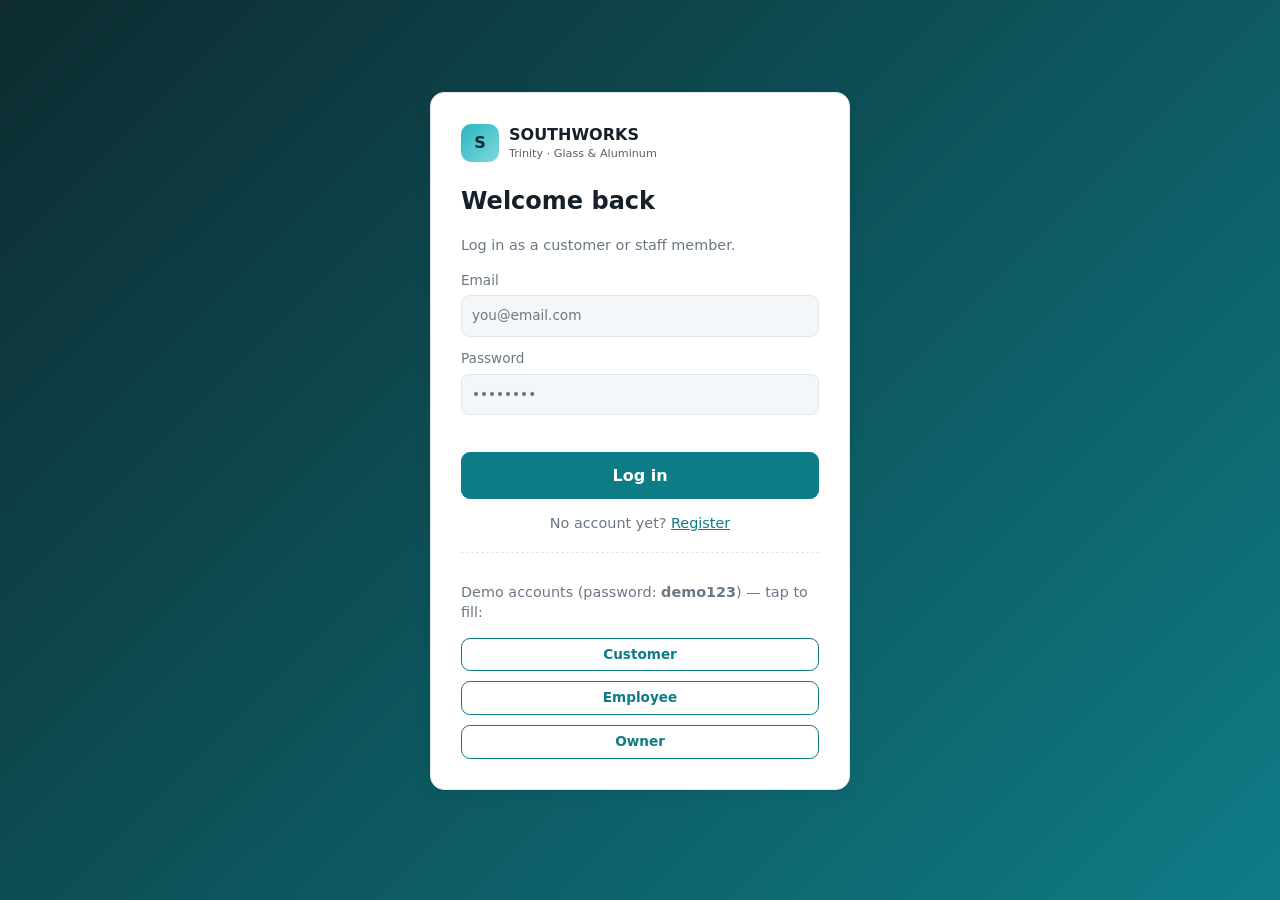
<file: index.html>
<!doctype html>
<html lang="en">
  <head>
    <meta charset="utf-8" />
    <meta name="viewport" content="width=device-width, initial-scale=1" />
    <title>Login · Southworks (Trinity)</title>
    <link rel="stylesheet" href="css/app.css" />
  </head>
  <body class="auth">
    <form class="card auth-card" id="f" novalidate>
      <div class="brand">
        <span class="logo">S</span>
        <div>
          <b>SOUTHWORKS</b><small>Trinity · Glass &amp; Aluminum</small>
        </div>
      </div>
      <h2>Welcome back</h2>
      <p class="muted">Log in as a customer or staff member.</p>
      <label
        >Email<input
          type="email"
          id="email"
          placeholder="you@email.com"
          autocomplete="username"
          required
      /></label>
      <label
        >Password<input
          type="password"
          id="pw"
          placeholder="••••••••"
          autocomplete="current-password"
          required
      /></label>
      <p class="err" id="err" role="alert"></p>
      <button class="btn" type="submit">Log in</button>
      <p class="muted c">
        No account yet? <a href="register.html">Register</a>
      </p>
      <div class="demo">
        <p class="muted">
          Demo accounts (password: <b>demo123</b>) — tap to fill:
        </p>
        <div class="actions">
          <button type="button" class="btn ghost sm" data-e="juan@email.com">
            Customer
          </button>
          <button
            type="button"
            class="btn ghost sm"
            data-e="employee@southworks.ph"
          >
            Employee
          </button>
          <button
            type="button"
            class="btn ghost sm"
            data-e="owner@southworks.ph"
          >
            Owner
          </button>
        </div>
      </div>
    </form>
    <script src="js/app.js"></script>
    <script>
      (function () {
        const $ = SW.$,
          u = SW.user();
        if (u) {
          location.replace(SW.home(u.role));
          return;
        }
        document.querySelectorAll("[data-e]").forEach(
          (b) =>
            (b.onclick = () => {
              $("email").value = b.dataset.e;
              $("pw").value = "demo123";
              $("err").textContent = "";
            }),
        );
        $("f").onsubmit = (e) => {
          e.preventDefault();
          const m = SW.login($("email").value, $("pw").value);
          if (!m) {
            $("err").textContent = "Incorrect email or password.";
            return;
          }
          SW.setSession(m.id);
          location.href = SW.home(m.role);
        };
      })();
    </script>
  </body>
</html>
</file>
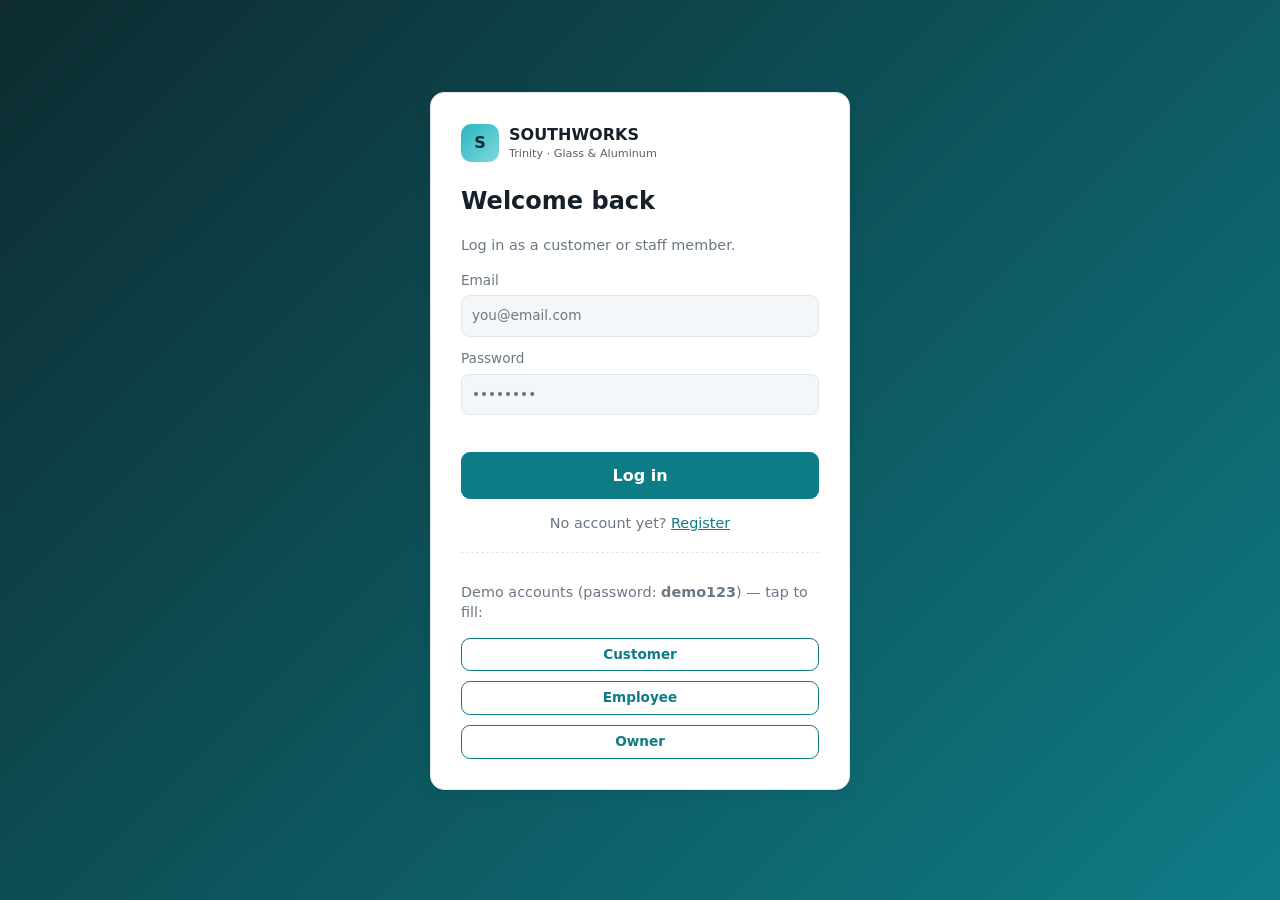
<file: employee.html>
<!doctype html>
<html lang="en">
  <head>
    <meta charset="utf-8" />
    <meta name="viewport" content="width=device-width, initial-scale=1" />
    <title>Employee Panel · Southworks (Trinity)</title>
    <link rel="stylesheet" href="css/app.css" />
  </head>
  <body>
    <main>
      <header class="top">
        <h1>Employee Panel</h1>
        <span class="chip" id="who"></span>
      </header>
      <section class="card">
        <h3>Measurements to verify</h3>
        <p class="muted">
          Enter the verified on-site measurements. The system then computes the
          quotation.
        </p>
        <div id="meas"></div>
      </section>
      <section class="card">
        <h3>Projects</h3>
        <div id="proj"></div>
      </section>
    </main>
    <script src="js/app.js"></script>
    <script>
      (function () {
        const u = SW.need("employee", "owner"),
          $ = SW.$;
        function render() {
          const db = SW.db(),
            qs = db.quotations.filter(
              (q) => q.status === "Pending measurement",
            );
          $("meas").innerHTML = qs.length
            ? `<div class="tw"><table><thead><tr><th>ID</th><th>Customer</th><th>Design</th><th>Width</th><th>Height</th><th>Notes</th><th></th></tr></thead><tbody>
      ${qs
        .map(
          (
            q,
          ) => `<tr data-id="${q.id}"><td>${q.id}</td><td>${SW.esc(SW.userName(q.userId))}</td><td>${SW.esc(SW.PRODUCTS[q.spec.product].name)}</td>
      <td><input class="w" type="number" value="${q.spec.width}" style="width:84px"></td><td><input class="h" type="number" value="${q.spec.height}" style="width:84px"></td>
      <td><input class="n" placeholder="Optional"></td><td><button class="btn sm" data-a="v">Save specification</button></td></tr>`,
        )
        .join("")}</tbody></table></div>`
            : '<p class="muted">Nothing waiting for measurement.</p>';
          const ps = db.projects.slice().reverse();
          $("proj").innerHTML = ps.length
            ? `<div class="tw"><table><thead><tr><th>ID</th><th>Customer</th><th>Product</th><th>Deadline</th><th>Stage</th><th>Progress</th><th>Remarks</th><th></th></tr></thead><tbody>
      ${ps
        .map((p) => {
          const q = db.quotations.find((x) => x.id === p.quotationId),
            done = p.status === "Completed";
          return `<tr data-id="${p.id}"><td>${p.id}</td><td>${SW.esc(SW.userName(p.userId))}</td><td>${SW.esc(SW.PRODUCTS[q.spec.product].name)}</td><td>${SW.fdate(p.deadline)}</td>
      <td>${done ? '<span class="chip ok">Completed</span>' : `<select class="s">${SW.STAGES.map((s) => `<option${s[0] === p.stage ? " selected" : ""}>${s[0]}</option>`).join("")}</select>`}</td>
      <td>${done ? "100%" : `<input class="p" type="range" min="0" max="99" value="${p.progress}" style="width:110px"> <small class="pv">${p.progress}%</small>`}</td>
      <td>${done ? "" : '<input class="m" placeholder="What was done?">'}</td><td>${done ? "" : '<button class="btn sm" data-a="u">Update</button>'}</td></tr>`;
        })
        .join("")}</tbody></table></div>`
            : '<p class="muted">No projects yet.</p>';
        }
        document.addEventListener("input", (e) => {
          if (e.target.classList.contains("p"))
            e.target.parentNode.querySelector(".pv").textContent =
              e.target.value + "%";
        });
        document.addEventListener("click", (e) => {
          const b = e.target.closest("button[data-a]");
          if (!b) return;
          const tr = b.closest("tr"),
            id = tr.dataset.id,
            q = (s) => tr.querySelector(s);
          try {
            if (b.dataset.a === "v") {
              SW.verify(
                id,
                +q(".w").value,
                +q(".h").value,
                q(".n").value,
                u.name,
              );
              SW.toast("Specification saved. Quotation generated.");
            } else {
              SW.updateProject(
                id,
                q(".s").value,
                +q(".p").value,
                q(".m").value,
                u.name,
              );
              SW.toast("Project updated.");
            }
            render();
          } catch (x) {
            SW.toast(x.message, true);
          }
        });
        render();
      })();
    </script>
  </body>
</html>
</file>
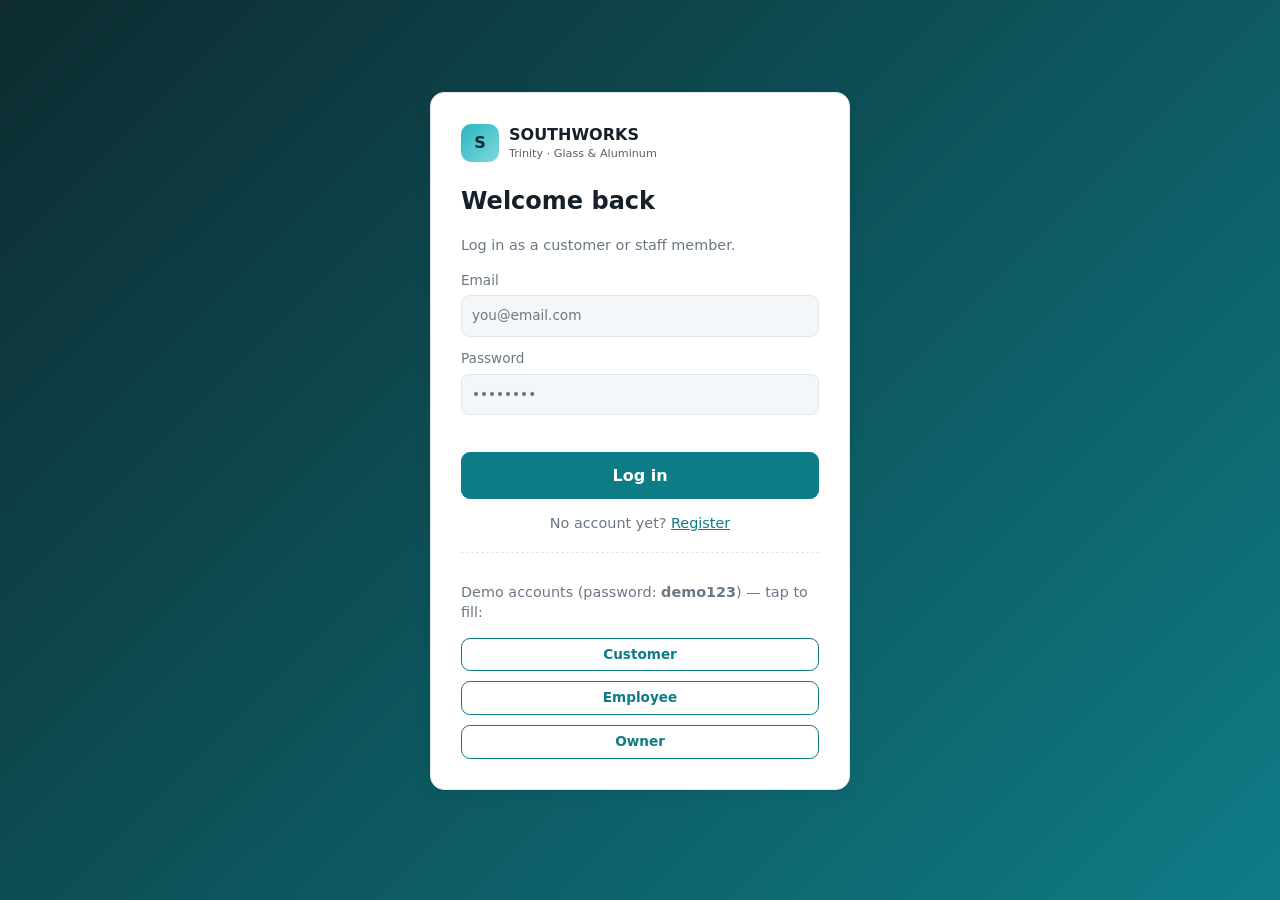
<file: owner.html>
<!doctype html>
<html lang="en">
  <head>
    <meta charset="utf-8" />
    <meta name="viewport" content="width=device-width, initial-scale=1" />
    <title>Owner Panel · Southworks (Trinity)</title>
    <link rel="stylesheet" href="css/app.css" />
  </head>
  <body>
    <main>
      <header class="top">
        <h1>Owner Panel</h1>
        <span class="chip" id="who"></span>
      </header>
      <div class="stats" id="stats"></div>
      <section class="card">
        <h3>Quotations</h3>
        <div id="qs"></div>
      </section>
      <div class="split">
        <section class="card">
          <h3>Material prices &amp; labor</h3>
          <div id="rates"></div>
        </section>
        <section class="card">
          <h3>User accounts</h3>
          <div id="users"></div>
        </section>
      </div>
      <p class="muted mt">
        <button class="btn ghost sm" id="reset">Reset demo data</button>
      </p>
    </main>
    <script src="js/app.js"></script>
    <script>
      (function () {
        const u = SW.need("owner"),
          $ = SW.$;
        const R = [
          ["aluminum", "Aluminum / m"],
          ["glass.clear", "Glass clear / m²"],
          ["glass.tinted", "Glass tinted / m²"],
          ["glass.frosted", "Glass frosted / m²"],
          ["accessories.window", "Accessories · window"],
          ["accessories.door", "Accessories · door"],
          ["accessories.fixed", "Accessories · fixed"],
          ["labor.window", "Labor · window"],
          ["labor.door", "Labor · door"],
          ["labor.fixed", "Labor · fixed"],
        ];
        const get = (o, k) => k.split(".").reduce((a, c) => a[c], o);
        function render() {
          const db = SW.db(),
            open = db.quotations.filter((q) => q.status !== "Approved").length,
            ong = db.projects.filter((p) => p.status === "Ongoing").length,
            done = db.projects.filter((p) => p.status === "Completed").length,
            sched = db.quotations.filter(
              (q) => q.status === "Approved" && !q.projectId,
            ).length;
          $("stats").innerHTML = [
            ["Open quotations", open],
            ["To schedule", sched],
            ["Ongoing projects", ong],
            ["Completed", done],
          ]
            .map(
              ([l, n]) =>
                `<div class="card"><small>${l}</small><b>${n}</b></div>`,
            )
            .join("");
          $("qs").innerHTML =
            `<div class="tw"><table><thead><tr><th>ID</th><th>Customer</th><th>Design</th><th class="r">Total</th><th>Status</th><th>Action</th></tr></thead><tbody>
      ${db.quotations
        .slice()
        .reverse()
        .map((q) => {
          let a = "—";
          if (["Awaiting approval", "Reduction requested"].includes(q.status))
            a = `<div class="inline"><input class="d" type="number" min="0" placeholder="Reduction ₱" value="${q.discount || ""}" style="max-width:120px"><button class="btn sm" data-a="adj">Adjust price</button></div>`;
          else if (q.status === "Approved" && !q.projectId)
            a = `<div class="inline"><input class="dl" type="date" min="${SW.today()}"><button class="btn sm" data-a="proj">Set deadline</button></div>`;
          else if (q.projectId)
            a = `<small class="muted">Project ${q.projectId}</small>`;
          else a = '<small class="muted">Awaiting measurement</small>';
          return `<tr data-id="${q.id}"><td>${q.id}</td><td>${SW.esc(SW.userName(q.userId))}</td><td>${SW.esc(SW.PRODUCTS[q.spec.product].name)} · ${q.spec.width}×${q.spec.height}</td><td class="r">${SW.peso(q.total)}</td><td>${SW.chip(q.status)}</td><td>${a}</td></tr>`;
        })
        .join("")}</tbody></table></div>`;
          $("rates").innerHTML =
            `<div class="row" style="flex-wrap:wrap">${R.map(([k, l]) => `<label style="flex:1 1 140px">${l}<input data-k="${k}" type="number" min="0" value="${get(db.rates, k)}"></label>`).join("")}</div><button class="btn" id="sr">Save rates</button>`;
          $("users").innerHTML = `<div class="tw"><table><tbody>${db.users
            .map(
              (x) =>
                `<tr><td>${SW.esc(x.name)}<br><small class="muted">${SW.esc(x.email)}</small></td><td><select data-u="${x.id}" ${x.id === u.id ? "disabled" : ""} style="margin:0">${Object.entries(
                  SW.ROLES,
                )
                  .map(
                    ([k, v]) =>
                      `<option value="${k}"${k === x.role ? " selected" : ""}>${v}</option>`,
                  )
                  .join("")}</select></td></tr>`,
            )
            .join("")}</tbody></table></div>`;
        }
        document.addEventListener("click", (e) => {
          const b = e.target.closest("button");
          if (!b) return;
          try {
            if (b.id === "sr") {
              const db = SW.db(),
                r = JSON.parse(JSON.stringify(db.rates));
              document.querySelectorAll("[data-k]").forEach((i) => {
                const v = +i.value;
                if (!(v >= 0)) throw new Error("Rates must be zero or more.");
                const p = i.dataset.k.split(".");
                let o = r;
                while (p.length > 1) o = o[p.shift()];
                o[p[0]] = v;
              });
              SW.setRates(r);
              SW.toast("Rates saved. New quotations use these prices.");
              render();
              return;
            }
            if (b.id === "reset") {
              if (confirm("Reset all demo data?")) {
                SW.reset();
                SW.toast("Demo data reset.");
                render();
              }
              return;
            }
            const tr = b.closest("tr");
            if (!tr) return;
            const id = tr.dataset.id;
            if (b.dataset.a === "adj") {
              SW.adjust(id, +tr.querySelector(".d").value || 0, u.name);
              SW.toast("Price adjusted.");
            }
            if (b.dataset.a === "proj") {
              SW.createProject(id, tr.querySelector(".dl").value, u.name);
              SW.toast("Project record created.");
            }
            render();
          } catch (x) {
            SW.toast(x.message, true);
          }
        });
        document.addEventListener("change", (e) => {
          const s = e.target.closest("[data-u]");
          if (s) {
            SW.setRole(s.dataset.u, s.value);
            SW.toast("Role updated.");
          }
        });
        render();
      })();
    </script>
  </body>
</html>
</file>
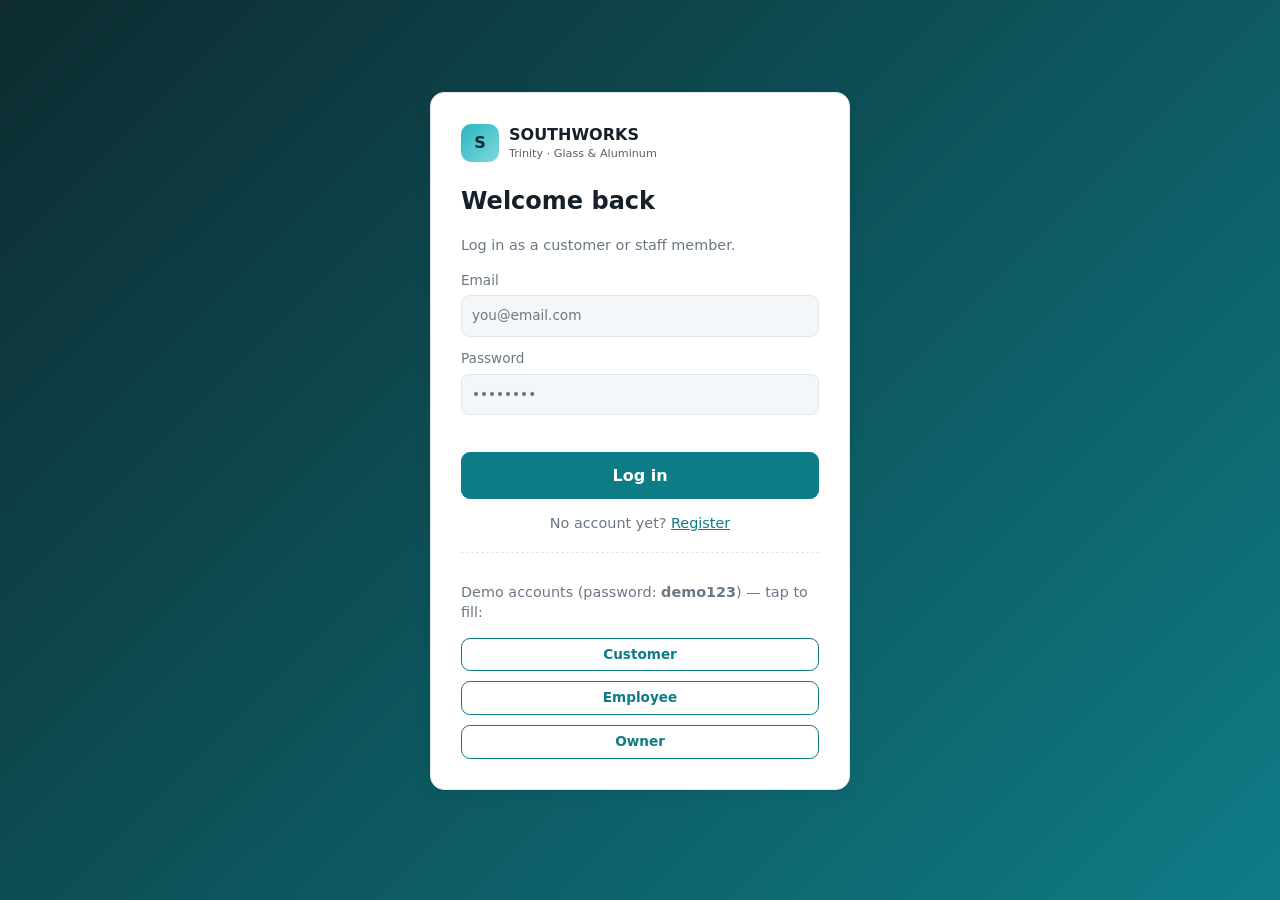
<file: quotation.html>
<!doctype html>
<html lang="en">
  <head>
    <meta charset="utf-8" />
    <meta name="viewport" content="width=device-width, initial-scale=1" />
    <title>My Quotations · Southworks (Trinity)</title>
    <link rel="stylesheet" href="css/app.css" />
  </head>
  <body>
    <main>
      <header class="top">
        <h1>My Quotations</h1>
        <span class="chip" id="who"></span>
      </header>
      <div id="list"></div>
    </main>
    <script src="js/app.js"></script>
    <script>
      (function () {
        const u = SW.need("customer"),
          $ = SW.$;
        function render() {
          const db = SW.db(),
            qs = db.quotations.filter((q) => q.userId === u.id).reverse();
          if (!qs.length) {
            $("list").innerHTML =
              '<section class="card empty"><h3>No quotations yet</h3><p>Design a product in 3D, then request a quotation.</p><a class="btn" href="customize.html">Open 3D Customizer</a></section>';
            return;
          }
          $("list").innerHTML = qs
            .map((q) => {
              const pre = !q.verified,
                can = q.status === "Awaiting approval";
              const proj = q.projectId
                ? db.projects.find((p) => p.id === q.projectId)
                : null;
              let act = "";
              if (can)
                act += `<button class="btn" data-a="ok" data-id="${q.id}">Approve quotation</button><button class="btn ghost" data-a="red" data-id="${q.id}">Request price reduction</button>`;
              if (q.status !== "Approved")
                act += `<a class="btn ghost" href="customize.html?edit=${q.id}">Change design</a>`;
              if (q.status === "Approved")
                act += proj
                  ? `<a class="btn" href="status.html">Track project</a>`
                  : '<span class="muted">Waiting for the owner to set the deadline.</span>';
              const note =
                {
                  "Pending measurement":
                    "Our employee will verify the measurements first. The amounts below are a preliminary estimate.",
                  "Reduction requested":
                    "Your price reduction request was sent to the owner.",
                }[q.status] || "";
              return `<section class="card" id="${q.id}">
        <div class="between"><div><h3>Quotation #${q.id}</h3><p class="muted">${SW.esc(SW.specText(q.spec))}</p></div>${SW.chip(q.status)}</div>
        ${note ? `<p class="muted">${note}</p>` : ""}
        ${pre ? "" : ""}${SW.breakdown(q)}
        <div class="actions">${act}</div>
        <h4>History</h4><ul class="tl">${q.log
          .slice()
          .reverse()
          .map(
            (l) =>
              `<li>${SW.esc(l.text)}<small>${SW.fdate(l.d)}${l.by ? " · " + SW.esc(l.by) : ""}</small></li>`,
          )
          .join("")}</ul>
      </section>`;
            })
            .join("");
        }
        $("list").addEventListener("click", (e) => {
          const b = e.target.closest("button[data-a]");
          if (!b) return;
          try {
            if (b.dataset.a === "ok") {
              SW.approve(b.dataset.id, u.name);
              SW.toast("Quotation approved. The owner will set your deadline.");
            } else {
              SW.requestReduction(b.dataset.id, u.name);
              SW.toast("Price reduction request sent to the owner.");
            }
            render();
          } catch (x) {
            SW.toast(x.message, true);
          }
        });
        render();
        if (location.hash) {
          const t = document.getElementById(location.hash.slice(1));
          if (t) t.scrollIntoView();
        }
      })();
    </script>
  </body>
</html>
</file>
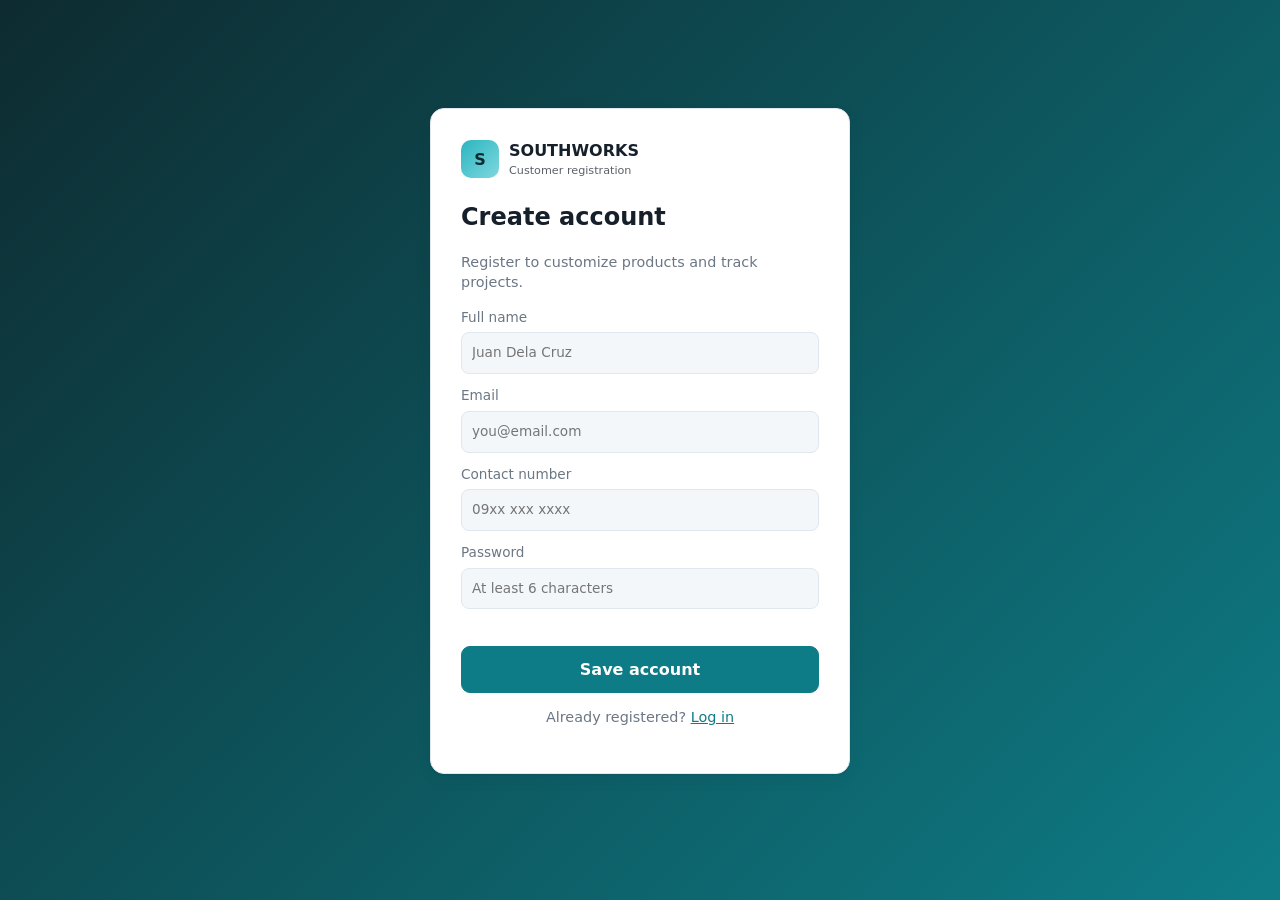
<file: register.html>
<!doctype html>
<html lang="en">
  <head>
    <meta charset="utf-8" />
    <meta name="viewport" content="width=device-width, initial-scale=1" />
    <title>Register · Southworks (Trinity)</title>
    <link rel="stylesheet" href="css/app.css" />
  </head>
  <body class="auth">
    <form class="card auth-card" id="f" novalidate>
      <div class="brand">
        <span class="logo">S</span>
        <div><b>SOUTHWORKS</b><small>Customer registration</small></div>
      </div>
      <h2>Create account</h2>
      <p class="muted">Register to customize products and track projects.</p>
      <label
        >Full name<input
          id="name"
          placeholder="Juan Dela Cruz"
          autocomplete="name"
          required
      /></label>
      <label
        >Email<input
          type="email"
          id="email"
          placeholder="you@email.com"
          autocomplete="email"
          required
      /></label>
      <label
        >Contact number<input
          id="phone"
          inputmode="tel"
          placeholder="09xx xxx xxxx"
          autocomplete="tel"
          required
      /></label>
      <label
        >Password<input
          type="password"
          id="pw"
          placeholder="At least 6 characters"
          autocomplete="new-password"
          required
      /></label>
      <p class="err" id="err" role="alert"></p>
      <button class="btn" type="submit">Save account</button>
      <p class="muted c">Already registered? <a href="index.html">Log in</a></p>
    </form>
    <script src="js/app.js"></script>
    <script>
      (function () {
        const $ = SW.$;
        $("f").onsubmit = (e) => {
          e.preventDefault();
          const name = $("name").value.trim(),
            email = $("email").value.trim(),
            phone = $("phone").value.trim(),
            pw = $("pw").value;
          let m = "";
          if (name.length < 2) m = "Please enter your full name.";
          else if (!/^[^@\s]+@[^@\s]+\.[^@\s]+$/.test(email))
            m = "Please enter a valid email address.";
          else if (!/^[0-9+()\-\s]{7,}$/.test(phone))
            m = "Please enter a valid contact number.";
          else if (pw.length < 6) m = "Password must be at least 6 characters.";
          if (m) {
            $("err").textContent = m;
            return;
          }
          try {
            const u = SW.addUser({
              name,
              email,
              phone,
              password: pw,
              role: "customer",
            });
            SW.setSession(u.id);
            location.href = "customize.html";
          } catch (x) {
            $("err").textContent = x.message;
          }
        };
      })();
    </script>
  </body>
</html>
</file>
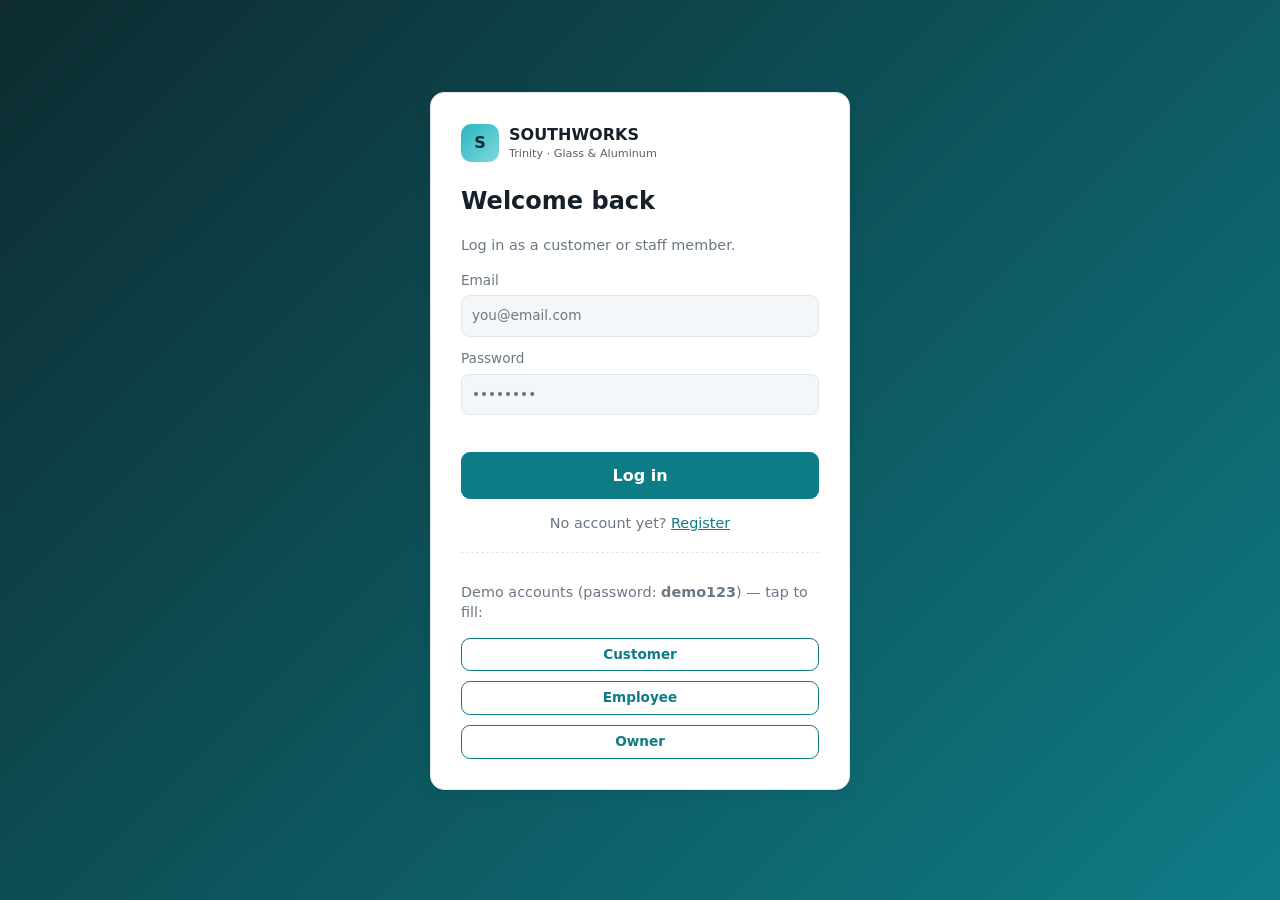
<file: status.html>
<!doctype html>
<html lang="en">
  <head>
    <meta charset="utf-8" />
    <meta name="viewport" content="width=device-width, initial-scale=1" />
    <title>Project Status · Southworks (Trinity)</title>
    <link rel="stylesheet" href="css/app.css" />
  </head>
  <body>
    <main>
      <header class="top">
        <h1>Project Status</h1>
        <span class="chip" id="who"></span>
      </header>
      <div id="list"></div>
    </main>
    <script src="js/app.js"></script>
    <script>
      (function () {
        const u = SW.need("customer"),
          $ = SW.$,
          db = SW.db();
        const ps = db.projects.filter((p) => p.userId === u.id).reverse();
        const waiting = db.quotations.filter(
          (q) => q.userId === u.id && q.status === "Approved" && !q.projectId,
        );
        let h = "";
        ps.forEach((p) => {
          const q = db.quotations.find((x) => x.id === p.quotationId),
            idx = SW.STAGES.findIndex((s) => s[0] === p.stage),
            done = p.status === "Completed";
          const steps = ["Quotation approved", ...SW.STAGES.map((s) => s[0])];
          h += `<section class="card"><div class="between"><div><h3>Project ${p.id} · ${SW.esc(SW.PRODUCTS[q.spec.product].name)}</h3>
      <p class="muted">Quotation ${q.id} · Estimated completion: ${SW.fdate(p.deadline)}</p></div><span class="chip ${done ? "ok" : ""}">${p.status}</span></div>
      <ol class="steps">${steps.map((s, i) => `<li class="${i <= idx ? "done" : ""}${i === idx + 1 && !done ? "now" : ""}">${s}</li>`).join("")}</ol>
      <div class="bar" role="progressbar" aria-valuenow="${p.progress}" aria-valuemin="0" aria-valuemax="100"><i style="width:${p.progress}%"></i></div>
      <small class="muted">${p.progress}% · Last update: ${SW.fdate(p.updates[p.updates.length - 1].d)}</small>
      <h4>Updates</h4><ul class="tl">${p.updates
        .slice()
        .reverse()
        .map(
          (x) =>
            `<li><b>${SW.esc(x.stage)}</b> · ${x.progress}%${x.remarks ? " — " + SW.esc(x.remarks) : ""}<small>${SW.fdate(x.d)} · ${SW.esc(x.by)}</small></li>`,
        )
        .join("")}</ul></section>`;
        });
        waiting.forEach((q) => {
          h += `<section class="card"><div class="between"><div><h3>Quotation ${q.id} · approved</h3><p class="muted">${SW.esc(SW.specText(q.spec))}</p></div><span class="chip warn">Awaiting schedule</span></div><p class="muted">The owner will set your deadline and create the project record.</p></section>`;
        });
        $("list").innerHTML =
          h ||
          '<section class="card empty"><h3>No projects yet</h3><p>Your project appears here once you approve a quotation and the owner schedules it.</p><a class="btn" href="quotation.html">View my quotations</a></section>';
      })();
    </script>
  </body>
</html>
</file>
<file: css/app.css>
:root {
    --bg: #f4f7fa;
    --card: #fff;
    --ink: #16202b;
    --mut: #6b7785;
    --acc: #0e7c86;
    --acc2: #0a5a62;
    --line: #e1e7ee;
    --warn: #b7791f;
    --ok: #2f855a;
    --bad: #c53030;
    --info: #2b6cb0;
    --shadow: 0 1px 2px rgba(16, 32, 43, .05), 0 6px 18px rgba(16, 32, 43, .04)
}

@media(prefers-color-scheme:dark) {
    :root {
        --bg: #0f161d;
        --card: #18222c;
        --ink: #e8eef4;
        --mut: #93a1b0;
        --acc: #2bb5c0;
        --acc2: #7fd8df;
        --line: #27333f;
        --warn: #e0a84a;
        --ok: #5fd09a;
        --bad: #f28b8b;
        --info: #7fb4ee;
        --shadow: none
    }
}

* {
    box-sizing: border-box
}

body {
    margin: 0;
    font-family: Inter, system-ui, Segoe UI, sans-serif;
    background: var(--bg);
    color: var(--ink);
    display: flex;
    min-height: 100vh;
    line-height: 1.45
}

a {
    color: var(--acc)
}

.muted {
    color: var(--mut);
    font-size: .9rem
}

.c {
    text-align: center
}

.r {
    text-align: right
}

.mt {
    margin-top: 14px
}

h1,
h2,
h3 {
    line-height: 1.2
}

h3 {
    margin: 0 0 6px
}

h4 {
    margin: 18px 0 6px;
    font-size: .8rem;
    text-transform: uppercase;
    letter-spacing: .06em;
    color: var(--mut)
}

/* sidebar */
.side {
    width: 230px;
    flex: none;
    background: #0d2b30;
    color: #fff;
    padding: 20px 14px;
    display: flex;
    flex-direction: column;
    position: sticky;
    top: 0;
    height: 100vh
}

.brand {
    display: flex;
    gap: 10px;
    align-items: center;
    margin-bottom: 24px
}

.brand small {
    display: block;
    opacity: .7;
    font-size: .7rem
}

.logo {
    width: 38px;
    height: 38px;
    border-radius: 10px;
    background: linear-gradient(135deg, #2bb5c0, #7fd8df);
    display: grid;
    place-items: center;
    font-weight: 800;
    color: #0d2b30;
    flex: none
}

.side nav {
    flex: 1
}

.grp {
    font-size: .7rem;
    text-transform: uppercase;
    letter-spacing: .08em;
    opacity: .55;
    margin: 18px 8px 6px
}

.side a {
    display: block;
    padding: 10px 12px;
    border-radius: 8px;
    color: #d6e6e8;
    text-decoration: none;
    margin-bottom: 2px
}

.side a.on,
.side a:hover {
    background: rgba(255, 255, 255, .12);
    color: #fff
}

.out {
    border-top: 1px solid rgba(255, 255, 255, .15);
    border-radius: 0 !important;
    margin-top: 8px;
    padding-top: 14px !important
}

main {
    flex: 1;
    padding: 24px 32px 48px;
    min-width: 0;
    max-width: 1200px
}

.top {
    display: flex;
    justify-content: space-between;
    align-items: center;
    gap: 12px;
    margin-bottom: 20px;
    flex-wrap: wrap
}

.top h1 {
    margin: 0;
    font-size: 1.5rem
}

/* cards & layout */
.card {
    background: var(--card);
    border: 1px solid var(--line);
    border-radius: 14px;
    padding: 20px;
    margin-bottom: 18px;
    box-shadow: var(--shadow)
}

.split {
    display: grid;
    grid-template-columns: 1.5fr 1fr;
    gap: 18px;
    align-items: start
}

.split>.card {
    margin-bottom: 0
}

.row {
    display: flex;
    gap: 12px
}

.row>* {
    flex: 1;
    min-width: 0
}

.between {
    display: flex;
    justify-content: space-between;
    align-items: flex-start;
    gap: 12px;
    flex-wrap: wrap
}

.actions {
    display: flex;
    gap: 10px;
    flex-wrap: wrap;
    margin-top: 14px
}

.stats {
    display: grid;
    grid-template-columns: repeat(4, 1fr);
    gap: 18px;
    margin-bottom: 18px
}

.stats .card {
    margin: 0
}

.stats small {
    color: var(--mut)
}

.stats b {
    display: block;
    font-size: 2rem
}

.empty {
    text-align: center;
    padding: 36px 20px;
    color: var(--mut)
}

.empty h3 {
    color: var(--ink)
}

/* forms */
label {
    display: block;
    font-size: .85rem;
    color: var(--mut);
    margin: 12px 0
}

input,
select,
textarea {
    display: block;
    width: 100%;
    margin-top: 5px;
    padding: 10px;
    border: 1px solid var(--line);
    border-radius: 8px;
    background: var(--bg);
    color: var(--ink);
    font: inherit
}

input:focus,
select:focus,
textarea:focus,
.btn:focus-visible {
    outline: 2px solid var(--acc);
    outline-offset: 1px
}

input[type=range] {
    padding: 0;
    accent-color: var(--acc)
}

.hint {
    font-size: .78rem;
    color: var(--mut);
    font-weight: 400
}

.err {
    color: var(--bad);
    font-size: .85rem;
    min-height: 1.2em;
    margin: 6px 0 0
}

.inline {
    display: flex;
    gap: 8px;
    align-items: center;
    flex-wrap: wrap
}

.inline input,
.inline select {
    margin: 0;
    width: auto;
    min-width: 0;
    flex: 1;
    padding: 7px 9px
}

/* buttons */
.btn {
    display: inline-block;
    background: var(--acc);
    color: #fff !important;
    padding: 11px 18px;
    border-radius: 9px;
    text-decoration: none;
    font: inherit;
    font-weight: 600;
    margin-top: 8px;
    border: 1px solid var(--acc);
    cursor: pointer
}

.btn:hover {
    background: var(--acc2);
    border-color: var(--acc2)
}

.btn.ghost {
    background: transparent;
    color: var(--acc) !important
}

.btn.ghost:hover {
    background: rgba(14, 124, 134, .1)
}

.btn.sm {
    padding: 6px 12px;
    font-size: .85rem;
    margin: 0
}

.btn[disabled] {
    opacity: .5;
    cursor: not-allowed
}

/* chips */
.chip {
    display: inline-block;
    background: rgba(14, 124, 134, .14);
    color: var(--acc);
    padding: 5px 12px;
    border-radius: 99px;
    font-size: .8rem;
    font-weight: 600;
    white-space: nowrap
}

.chip.warn {
    background: rgba(183, 121, 31, .15);
    color: var(--warn)
}

.chip.ok {
    background: rgba(47, 133, 90, .15);
    color: var(--ok)
}

.chip.info {
    background: rgba(43, 108, 176, .14);
    color: var(--info)
}

/* tables */
.tw {
    overflow-x: auto
}

table {
    width: 100%;
    border-collapse: collapse;
    margin-top: 12px
}

th,
td {
    text-align: left;
    padding: 12px 8px;
    border-bottom: 1px solid var(--line);
    vertical-align: middle
}

th {
    font-size: .78rem;
    text-transform: uppercase;
    color: var(--mut)
}

th.r,
td.r {
    text-align: right
}

tfoot td {
    font-weight: 700;
    font-size: 1.1rem;
    border: 0
}

/* 3D stage */
.stage {
    padding: 12px
}

#viewport {
    height: 440px;
    border-radius: 10px;
    background: linear-gradient(180deg, #dff1f4, #f4f7fa);
    touch-action: none;
    cursor: grab;
    position: relative;
    overflow: hidden
}

#viewport:active {
    cursor: grabbing
}

#viewport .fallback {
    position: absolute;
    inset: 0;
    display: grid;
    place-items: center;
    padding: 20px;
    text-align: center;
    color: #46525e
}

.est {
    margin-top: 16px;
    padding: 14px;
    border-radius: 10px;
    background: var(--bg);
    border: 1px solid var(--line)
}

.est .tot {
    display: flex;
    justify-content: space-between;
    align-items: baseline;
    font-weight: 700;
    font-size: 1.25rem;
    margin-top: 6px
}

.est ul {
    list-style: none;
    margin: 0;
    padding: 0;
    font-size: .88rem;
    color: var(--mut)
}

.est li {
    display: flex;
    justify-content: space-between;
    padding: 2px 0
}

.swatches {
    display: flex;
    gap: 8px;
    flex-wrap: wrap;
    margin-top: 6px
}

.sw {
    width: 30px;
    height: 30px;
    border-radius: 50%;
    border: 2px solid var(--line);
    cursor: pointer;
    padding: 0
}

.sw[aria-pressed=true] {
    outline: 2px solid var(--acc);
    outline-offset: 2px
}

/* progress */
.steps {
    list-style: none;
    display: flex;
    gap: 8px;
    padding: 0;
    margin: 22px 0;
    flex-wrap: wrap
}

.steps li {
    flex: 1;
    min-width: 110px;
    padding: 10px;
    border-radius: 8px;
    background: var(--bg);
    border: 1px solid var(--line);
    font-size: .85rem;
    text-align: center;
    color: var(--mut)
}

.steps .done {
    background: var(--acc);
    color: #fff;
    border-color: var(--acc)
}

.steps .now {
    border-color: var(--acc);
    color: var(--acc);
    font-weight: 700
}

.bar {
    height: 10px;
    background: var(--line);
    border-radius: 9px;
    overflow: hidden;
    margin-bottom: 6px
}

.bar i {
    display: block;
    height: 100%;
    background: var(--acc);
    transition: width .4s
}

.tl {
    list-style: none;
    margin: 0;
    padding: 0 0 0 14px;
    border-left: 2px solid var(--line)
}

.tl li {
    position: relative;
    padding: 0 0 12px 14px;
    font-size: .88rem
}

.tl li:before {
    content: "";
    position: absolute;
    left: -21px;
    top: 5px;
    width: 10px;
    height: 10px;
    border-radius: 50%;
    background: var(--acc)
}

.tl small {
    color: var(--mut);
    display: block
}

/* auth */
body.auth {
    display: grid;
    place-items: center;
    background: linear-gradient(135deg, #0d2b30, #0e7c86);
    padding: 20px
}

.auth-card {
    width: min(420px, 100%);
    padding: 30px
}

.auth-card .brand {
    color: var(--ink)
}

.auth-card .btn {
    width: 100%;
    text-align: center
}

.demo {
    margin-top: 18px;
    padding-top: 14px;
    border-top: 1px dashed var(--line)
}

.demo .actions {
    margin-top: 8px
}

/* toast */
#toast {
    position: fixed;
    left: 50%;
    bottom: 24px;
    transform: translate(-50%, 20px);
    background: #0d2b30;
    color: #fff;
    padding: 12px 18px;
    border-radius: 10px;
    opacity: 0;
    pointer-events: none;
    transition: .25s;
    z-index: 50;
    max-width: 90vw;
    box-shadow: 0 8px 24px rgba(0, 0, 0, .25)
}

#toast.show {
    opacity: 1;
    transform: translate(-50%, 0)
}

#toast.bad {
    background: var(--bad);
    color: #fff
}

@media(max-width:1000px) {
    .stats {
        grid-template-columns: repeat(2, 1fr)
    }
}

@media(max-width:850px) {
    body {
        flex-direction: column
    }

    .side {
        width: 100%;
        height: auto;
        position: static
    }

    .side nav {
        display: flex;
        flex-wrap: wrap;
        gap: 4px;
        align-items: center
    }

    .grp {
        width: 100%;
        margin: 8px 8px 2px
    }

    .split {
        grid-template-columns: 1fr
    }

    main {
        padding: 16px
    }

    #viewport {
        height: 320px
    }

    .row {
        flex-wrap: wrap
    }
}

@media(prefers-reduced-motion:reduce) {
    * {
        transition: none !important
    }
}
</file>
